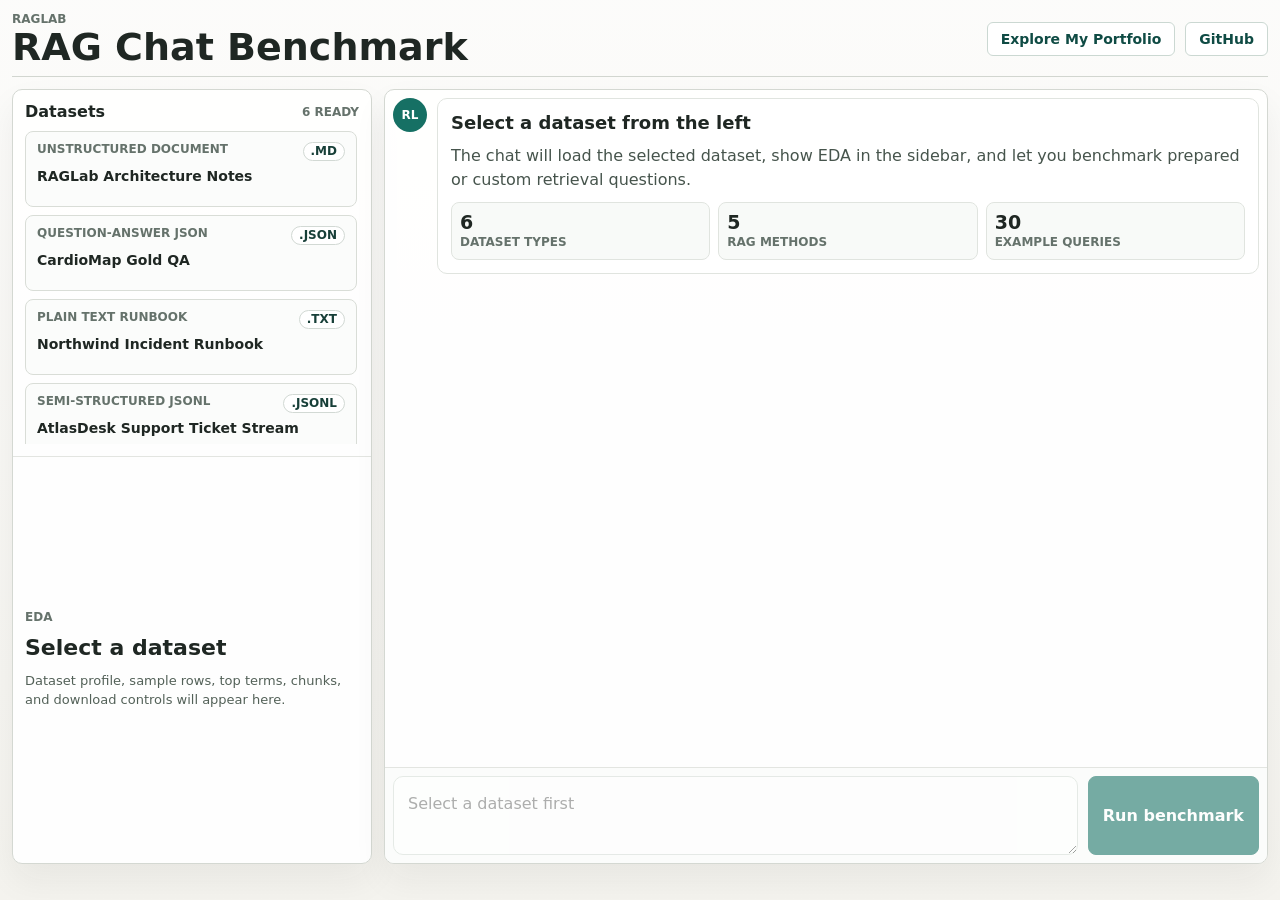
<file: docs/index.html>
<!doctype html>
<html lang="en">
  <head>
    <meta charset="utf-8" />
    <meta name="viewport" content="width=device-width, initial-scale=1" />
    <title>RAGLab</title>
    <link rel="stylesheet" href="styles.css?v=20260613-top-links" />
    <script src="app.js?v=20260613-top-links" defer></script>
  </head>
  <body>
    <main class="app-shell">
      <header class="topbar">
        <div>
          <div class="eyebrow">RAGLab</div>
          <h1 id="pageTitle">RAG Chat Benchmark</h1>
        </div>
        <nav class="top-actions" aria-label="Project links">
          <a class="top-link" href="https://darshdave.com" target="_blank" rel="noreferrer">Explore My Portfolio</a>
          <a class="top-link" href="https://github.com/darshdevlab/RAGLab" target="_blank" rel="noreferrer">GitHub</a>
        </nav>
      </header>

      <section class="page-view" id="pageView">
        <div class="empty-state">
          <h2>Loading</h2>
        </div>
      </section>
    </main>
  </body>
</html>
</file>
<file: docs/styles.css>
:root {
  color: #1f2723;
  background: #f4f3ee;
  font-family:
    Inter, ui-sans-serif, system-ui, -apple-system, BlinkMacSystemFont, "Segoe UI",
    sans-serif;
  font-synthesis: none;
  text-rendering: optimizeLegibility;
}

* {
  box-sizing: border-box;
}

body {
  margin: 0;
  min-width: 320px;
  min-height: 100vh;
  background:
    linear-gradient(180deg, rgba(255, 255, 255, 0.72), rgba(244, 243, 238, 0.96)),
    #f4f3ee;
}

button,
textarea {
  font: inherit;
}

button {
  cursor: pointer;
}

button:disabled,
textarea:disabled {
  cursor: not-allowed;
  opacity: 0.58;
}

.app-shell {
  display: grid;
  grid-template-rows: auto minmax(0, 1fr);
  width: min(1440px, calc(100vw - 24px));
  height: calc(100vh - 24px);
  margin: 0 auto;
  padding: 12px 0;
}

.topbar {
  display: flex;
  min-height: 62px;
  align-items: center;
  justify-content: space-between;
  gap: 16px;
  border-bottom: 1px solid #d2d6d0;
  padding-bottom: 10px;
}

.topbar h1 {
  margin: 2px 0 0;
  font-size: clamp(24px, 3vw, 38px);
  line-height: 1;
  letter-spacing: 0;
}

.eyebrow,
.section-kicker,
.dataset-menu-item span,
.dataset-menu-item small,
.query-card span,
.method-card small,
.evidence-box span,
.message-label,
.mini-stat small,
.file-name {
  color: #65726b;
  font-size: 12px;
  font-weight: 800;
  text-transform: uppercase;
}

.top-actions {
  display: flex;
  align-items: center;
  gap: 10px;
}

.top-link {
  display: inline-flex;
  min-height: 34px;
  align-items: center;
  justify-content: center;
  border: 1px solid #cbd8d2;
  border-radius: 6px;
  background: #ffffff;
  color: #0f4b44;
  padding: 0 13px;
  font-size: 14px;
  font-weight: 600;
  line-height: 1;
  text-align: center;
  text-decoration: none;
  white-space: nowrap;
}

.top-link:hover {
  border-color: #167064;
  background: #eef8f5;
  color: #0f3f39;
}

.page-view {
  min-width: 0;
  min-height: 0;
  padding-top: 12px;
}

.chat-workspace {
  display: grid;
  grid-template-columns: minmax(300px, 360px) minmax(0, 1fr);
  gap: 12px;
  min-height: 0;
  height: 100%;
}

.chat-sidebar,
.chat-main {
  min-width: 0;
  min-height: 0;
  border: 1px solid #d4d8d2;
  border-radius: 10px;
  background: rgba(255, 255, 255, 0.92);
  box-shadow: 0 16px 34px rgba(28, 38, 32, 0.06);
}

.chat-sidebar {
  display: grid;
  grid-template-rows: minmax(310px, 0.95fr) minmax(0, 1.05fr);
  overflow: hidden;
}

.sidebar-section {
  min-width: 0;
  min-height: 0;
  padding: 12px;
}

.dataset-section {
  display: grid;
  grid-template-rows: auto minmax(0, 1fr);
  gap: 10px;
  border-bottom: 1px solid #e3e5e1;
}

.eda-section {
  overflow: auto;
}

.section-title,
.eda-title,
.method-head,
.score-meter,
.file-toolbar {
  display: flex;
  align-items: center;
  justify-content: space-between;
  gap: 12px;
}

.section-title h2,
.eda-title h2,
.section-title h3,
.empty-state h2 {
  margin: 0;
  letter-spacing: 0;
}

.section-title h2,
.eda-title h2 {
  font-size: 16px;
  line-height: 1.2;
}

.section-title h3 {
  font-size: 14px;
}

.dataset-menu {
  display: grid;
  align-content: start;
  gap: 8px;
  overflow: auto;
  padding-right: 2px;
}

.dataset-menu-item {
  display: grid;
  grid-template-columns: minmax(0, 1fr) auto;
  grid-template-areas:
    "kind extension"
    "title title";
  width: 100%;
  min-height: 76px;
  align-content: start;
  gap: 7px 10px;
  border: 1px solid #d9ddd7;
  border-radius: 8px;
  background: #fbfcfb;
  color: #1f2723;
  padding: 10px 11px;
  text-align: left;
}

.dataset-menu-item:hover,
.dataset-menu-item.is-active,
.query-card:hover,
.query-card.is-active {
  border-color: #167064;
  background: #eef8f5;
}

.dataset-menu-item strong {
  grid-area: title;
  font-size: 14px;
  line-height: 1.28;
  white-space: normal;
  overflow-wrap: anywhere;
}

.dataset-menu-item span {
  grid-area: kind;
  min-width: 0;
  overflow: hidden;
  text-overflow: ellipsis;
  white-space: nowrap;
}

.dataset-menu-item small {
  grid-area: extension;
  justify-self: end;
  border: 1px solid #d2d9d4;
  border-radius: 999px;
  background: #ffffff;
  color: #173f38;
  padding: 2px 7px;
  line-height: 1.1;
}

.format-badge {
  display: inline-flex;
  align-items: center;
  border: 1px solid #ccd6d0;
  border-radius: 999px;
  background: #f6f8f6;
  color: #173f38;
  padding: 3px 8px;
  font-size: 12px;
  font-weight: 800;
}

.eda-empty,
.eda-card {
  display: grid;
  gap: 12px;
}

.eda-empty {
  min-height: 100%;
  align-content: center;
  color: #5a665f;
}

.eda-empty h2 {
  margin: 0;
  color: #1f2723;
  font-size: 22px;
  line-height: 1.1;
}

.eda-empty p,
.eda-card p {
  margin: 0;
  color: #536158;
  font-size: 13px;
  line-height: 1.45;
}

.sidebar-stats,
.welcome-stats,
.context-strip,
.token-ledger {
  display: grid;
  gap: 8px;
}

.sidebar-stats {
  grid-template-columns: repeat(2, minmax(0, 1fr));
}

.welcome-stats,
.context-strip {
  grid-template-columns: repeat(3, minmax(0, 1fr));
}

.token-ledger {
  grid-template-columns: repeat(5, minmax(110px, 1fr));
}

.mini-stat {
  display: grid;
  min-height: 58px;
  align-content: center;
  gap: 3px;
  border: 1px solid #e0e4df;
  border-radius: 8px;
  background: #f8faf8;
  padding: 8px;
}

.mini-stat strong {
  color: #1f2723;
  font-size: 19px;
  line-height: 1;
}

.eda-block {
  display: grid;
  gap: 8px;
  border-top: 1px solid #edf0ed;
  padding-top: 11px;
}

.fit-list,
.term-list,
.sidebar-samples {
  display: grid;
  gap: 7px;
}

.fit-list span {
  display: flex;
  min-height: 34px;
  align-items: center;
  gap: 8px;
  border: 1px solid #e1e6e1;
  border-radius: 8px;
  background: #f8faf8;
  color: #1f2723;
  padding: 7px;
  font-size: 13px;
  font-weight: 800;
}

.fit-list b {
  display: inline-grid;
  width: 22px;
  height: 22px;
  place-items: center;
  border-radius: 999px;
  background: #167064;
  color: #ffffff;
  font-size: 11px;
}

.term-row {
  display: grid;
  grid-template-columns: minmax(64px, 92px) 1fr 28px;
  align-items: center;
  gap: 7px;
}

.term-row span {
  overflow: hidden;
  text-overflow: ellipsis;
  white-space: nowrap;
  text-transform: none;
}

.term-row i {
  display: block;
  height: 8px;
  overflow: hidden;
  border-radius: 999px;
  background: #ecefeb;
}

.term-row b {
  display: block;
  height: 100%;
  border-radius: inherit;
  background: #8b6f35;
}

.term-row em {
  color: #27372f;
  font-size: 12px;
  font-style: normal;
  font-weight: 800;
  text-align: right;
}

.sample-card {
  display: grid;
  align-content: start;
  gap: 5px;
  border: 1px solid #e0e4df;
  border-radius: 8px;
  background: #fbfcfb;
  padding: 9px;
}

.sample-card span {
  color: #65726b;
  font-size: 11px;
  font-weight: 800;
  text-transform: uppercase;
}

.sample-card strong {
  color: #1f2723;
  font-size: 13px;
  line-height: 1.25;
}

.sample-card p {
  margin: 0;
  color: #536158;
  font-size: 12px;
  line-height: 1.4;
}

.eda-actions {
  display: grid;
}

.chat-main {
  display: grid;
  grid-template-rows: minmax(0, 1fr) auto;
  overflow: hidden;
}

.chat-thread {
  display: flex;
  flex-direction: column;
  gap: 14px;
  overflow: auto;
  padding: 8px 8px 16px;
}

.chat-message {
  display: flex;
  gap: 10px;
  max-width: 100%;
}

.user-message {
  justify-content: flex-end;
}

.avatar {
  display: inline-grid;
  width: 34px;
  height: 34px;
  flex: 0 0 auto;
  place-items: center;
  border-radius: 999px;
  background: #167064;
  color: #ffffff;
  font-size: 12px;
  font-weight: 900;
}

.message-bubble {
  display: grid;
  max-width: min(920px, 100%);
  gap: 10px;
  border: 1px solid #e0e4df;
  border-radius: 10px;
  background: #ffffff;
  padding: 13px;
}

.user-message .message-bubble {
  max-width: min(740px, 92%);
  border-color: #c5d8d2;
  background: #eaf6f3;
}

.message-bubble h3,
.message-bubble p {
  margin: 0;
}

.message-bubble h3 {
  font-size: 18px;
  line-height: 1.2;
}

.message-bubble p {
  color: #46544c;
  line-height: 1.5;
}

.processing-bubble {
  border-color: #c5d8d2;
  background: #f3faf8;
}

.processing-row {
  display: flex;
  align-items: center;
  gap: 8px;
  color: #173f38;
}

.processing-row strong {
  font-size: 14px;
}

.processing-dot {
  width: 8px;
  height: 8px;
  border-radius: 999px;
  background: #167064;
  animation: processingPulse 900ms ease-in-out infinite;
}

.processing-dot:nth-child(2) {
  animation-delay: 120ms;
}

.processing-dot:nth-child(3) {
  animation-delay: 240ms;
}

@keyframes processingPulse {
  0%,
  100% {
    opacity: 0.35;
    transform: translateY(0);
  }

  50% {
    opacity: 1;
    transform: translateY(-3px);
  }
}

.query-option-panel {
  display: grid;
  gap: 8px;
  border: 0;
  background: transparent;
  padding: 0;
}

.query-grid {
  display: grid;
  grid-template-columns: 1fr;
  gap: 6px;
  max-height: 280px;
  overflow: auto;
}

.query-card {
  position: relative;
  display: grid;
  grid-template-columns: minmax(78px, 104px) minmax(0, 1fr) 26px;
  min-height: 42px;
  align-items: center;
  gap: 10px;
  border: 1px solid #d8ddd7;
  border-radius: 8px;
  background: #ffffff;
  color: #1f2723;
  padding: 7px 9px 7px 11px;
  text-align: left;
}

.query-card::after {
  position: static;
  display: grid;
  width: 26px;
  height: 26px;
  place-items: center;
  border: 1px solid #cbd8d2;
  border-radius: 999px;
  color: #167064;
  content: "\2192";
  font-size: 15px;
  font-weight: 900;
  opacity: 1;
  transform: none;
  transition:
    background 140ms ease,
    color 140ms ease,
    transform 140ms ease;
}

.query-card:hover::after,
.query-card.is-active::after {
  background: #167064;
  color: #ffffff;
  transform: translateX(2px);
}

.query-card strong {
  min-width: 0;
  font-size: 13px;
  line-height: 1.35;
  overflow-wrap: anywhere;
}

.chat-empty-space {
  flex: 1 1 auto;
  min-height: clamp(320px, 48vh, 620px);
}

.result-bubble {
  width: min(100%, 1060px);
}

.answer-summary {
  display: flex;
  align-items: flex-start;
  justify-content: space-between;
  gap: 14px;
  border: 1px solid #c5d8d2;
  border-radius: 8px;
  background: #eaf6f3;
  padding: 12px;
}

.answer-summary h3 {
  margin-top: 3px;
}

.answer-summary p {
  max-width: 620px;
}

.score-note {
  display: flex;
  gap: 8px;
  border: 1px solid #e0e4df;
  border-radius: 8px;
  background: #f9f7ee;
  color: #4d4534;
  padding: 10px;
  font-size: 13px;
  line-height: 1.45;
}

.comparison-board {
  display: grid;
  grid-template-columns: repeat(5, minmax(215px, 1fr));
  gap: 8px;
  overflow-x: auto;
  padding-bottom: 4px;
}

.method-card {
  display: grid;
  min-width: 215px;
  align-content: start;
  gap: 10px;
  border: 1px solid #e0e4df;
  border-radius: 8px;
  background: #ffffff;
  padding: 11px;
}

.rank-badge {
  display: inline-grid;
  width: 34px;
  height: 34px;
  place-items: center;
  border-radius: 999px;
  background: #eef2ef;
  color: #173f38;
  font-size: 12px;
  font-weight: 900;
}

.method-card strong {
  display: block;
  color: #1f2723;
  line-height: 1.2;
}

.score-meter strong {
  color: #1f2723;
  font-size: 28px;
  line-height: 1;
}

.score-meter span {
  display: block;
  width: 100%;
  height: 9px;
  overflow: hidden;
  border-radius: 999px;
  background: #edf0ee;
}

.score-meter i {
  display: block;
  height: 100%;
  border-radius: inherit;
  background: #167064;
}

.metric-grid {
  display: grid;
  grid-template-columns: repeat(2, minmax(0, 1fr));
  gap: 6px;
}

.metric-grid span {
  display: grid;
  gap: 2px;
  border: 1px solid #edf0ee;
  border-radius: 7px;
  background: #fbfcfb;
  padding: 7px;
}

.metric-grid b {
  color: #1f2723;
  font-size: 14px;
}

.metric-grid small {
  color: #65726b;
  font-size: 11px;
  text-transform: uppercase;
}

.evidence-box {
  display: grid;
  gap: 5px;
  border-top: 1px solid #edf0ee;
  padding-top: 8px;
}

.evidence-box p {
  margin: 0;
  color: #536158;
  font-size: 12px;
  line-height: 1.4;
}

.chat-input-stack {
  display: grid;
  gap: 9px;
  border-top: 1px solid #e3e5e1;
  background: #fbfcfb;
  padding: 8px;
}

.input-toolbar {
  display: flex;
  min-height: 32px;
  align-items: center;
  justify-content: space-between;
  gap: 10px;
}

.input-hint {
  color: #69766f;
  font-size: 12px;
  font-weight: 700;
}

.toolbar-button {
  display: inline-flex;
  min-height: 30px;
  align-items: center;
  justify-content: center;
  gap: 7px;
  border: 1px solid #cbd8d2;
  border-radius: 999px;
  background: #ffffff;
  color: #173f38;
  padding: 0 12px;
  font-size: 12px;
  font-weight: 800;
  white-space: nowrap;
}

.toolbar-button:hover {
  border-color: #167064;
  background: #eef8f5;
}

.toolbar-button span {
  color: #167064;
  font-size: 14px;
  line-height: 1;
}

.prompt-composer {
  display: grid;
  grid-template-columns: minmax(0, 1fr) auto;
  gap: 10px;
  background: transparent;
  padding: 0;
}

.prompt-composer textarea {
  width: 100%;
  min-height: 70px;
  max-height: 140px;
  resize: vertical;
  border: 1px solid #d6ddd7;
  border-radius: 10px;
  background: #ffffff;
  color: #1f2723;
  padding: 16px 14px;
  line-height: 1.4;
}

.composer-actions {
  display: flex;
  align-items: stretch;
  gap: 8px;
}

.download-button,
.primary-button {
  display: inline-flex;
  min-height: 40px;
  align-items: center;
  justify-content: center;
  border-radius: 8px;
  padding: 0 14px;
  font-weight: 800;
  white-space: nowrap;
}

.download-button {
  border: 1px solid #cbd4ce;
  background: #ffffff;
  color: #173f38;
}

.primary-button {
  border: 1px solid #167064;
  background: #167064;
  color: #ffffff;
}

.empty-state {
  display: grid;
  min-height: 260px;
  place-items: center;
  border: 1px solid #d4d8d2;
  border-radius: 10px;
  background: #ffffff;
  color: #5e6e67;
}

.empty-state h2 {
  margin: 0;
  font-size: 22px;
  letter-spacing: 0;
}

.file-name {
  min-width: 0;
  overflow: hidden;
  text-align: right;
  text-overflow: ellipsis;
  white-space: nowrap;
  text-transform: none;
}

.file-preview {
  max-height: 460px;
  margin: 0;
  overflow: auto;
  border: 1px solid #d9e0dc;
  border-radius: 8px;
  background: #101815;
  color: #e9f0ed;
  padding: 14px;
  font-family: "SFMono-Regular", Consolas, "Liberation Mono", monospace;
  font-size: 13px;
  line-height: 1.55;
  white-space: pre-wrap;
}

@media (max-width: 1100px) {
  .chat-workspace {
    grid-template-columns: minmax(270px, 320px) minmax(0, 1fr);
  }

  .token-ledger {
    grid-template-columns: repeat(3, minmax(0, 1fr));
  }
}

@media (max-width: 820px) {
  .app-shell {
    width: min(100vw - 16px, 1440px);
    height: auto;
    min-height: 100vh;
    padding-top: 8px;
  }

  .topbar,
  .answer-summary,
  .prompt-composer,
  .score-note {
    align-items: stretch;
    flex-direction: column;
  }

  .chat-workspace {
    grid-template-columns: 1fr;
    height: auto;
  }

  .chat-sidebar {
    grid-template-rows: auto auto;
    overflow: visible;
  }

  .dataset-menu {
    max-height: 360px;
  }

  .chat-main {
    min-height: 680px;
  }

  .prompt-composer {
    grid-template-columns: 1fr;
  }

  .input-toolbar {
    align-items: stretch;
    flex-direction: column;
  }

  .toolbar-button {
    width: 100%;
  }

  .composer-actions {
    justify-content: stretch;
  }

  .composer-actions button {
    flex: 1;
  }
}

@media (max-width: 560px) {
  .topbar {
    gap: 12px;
  }

  .top-actions {
    flex-wrap: wrap;
    justify-content: flex-start;
  }

  .top-link {
    min-height: 32px;
    padding: 0 10px;
    font-size: 13px;
  }

  .sidebar-stats,
  .welcome-stats,
  .context-strip,
  .token-ledger,
  .query-grid {
    grid-template-columns: 1fr;
  }

  .chat-thread {
    padding: 12px;
  }

  .query-card {
    grid-template-columns: minmax(0, 1fr) 26px;
    align-items: start;
  }

  .query-card span {
    grid-column: 1 / -1;
  }

  .message-bubble,
  .user-message .message-bubble {
    max-width: 100%;
  }

  .term-row {
    grid-template-columns: minmax(68px, 86px) 1fr 28px;
  }
}
</file>
